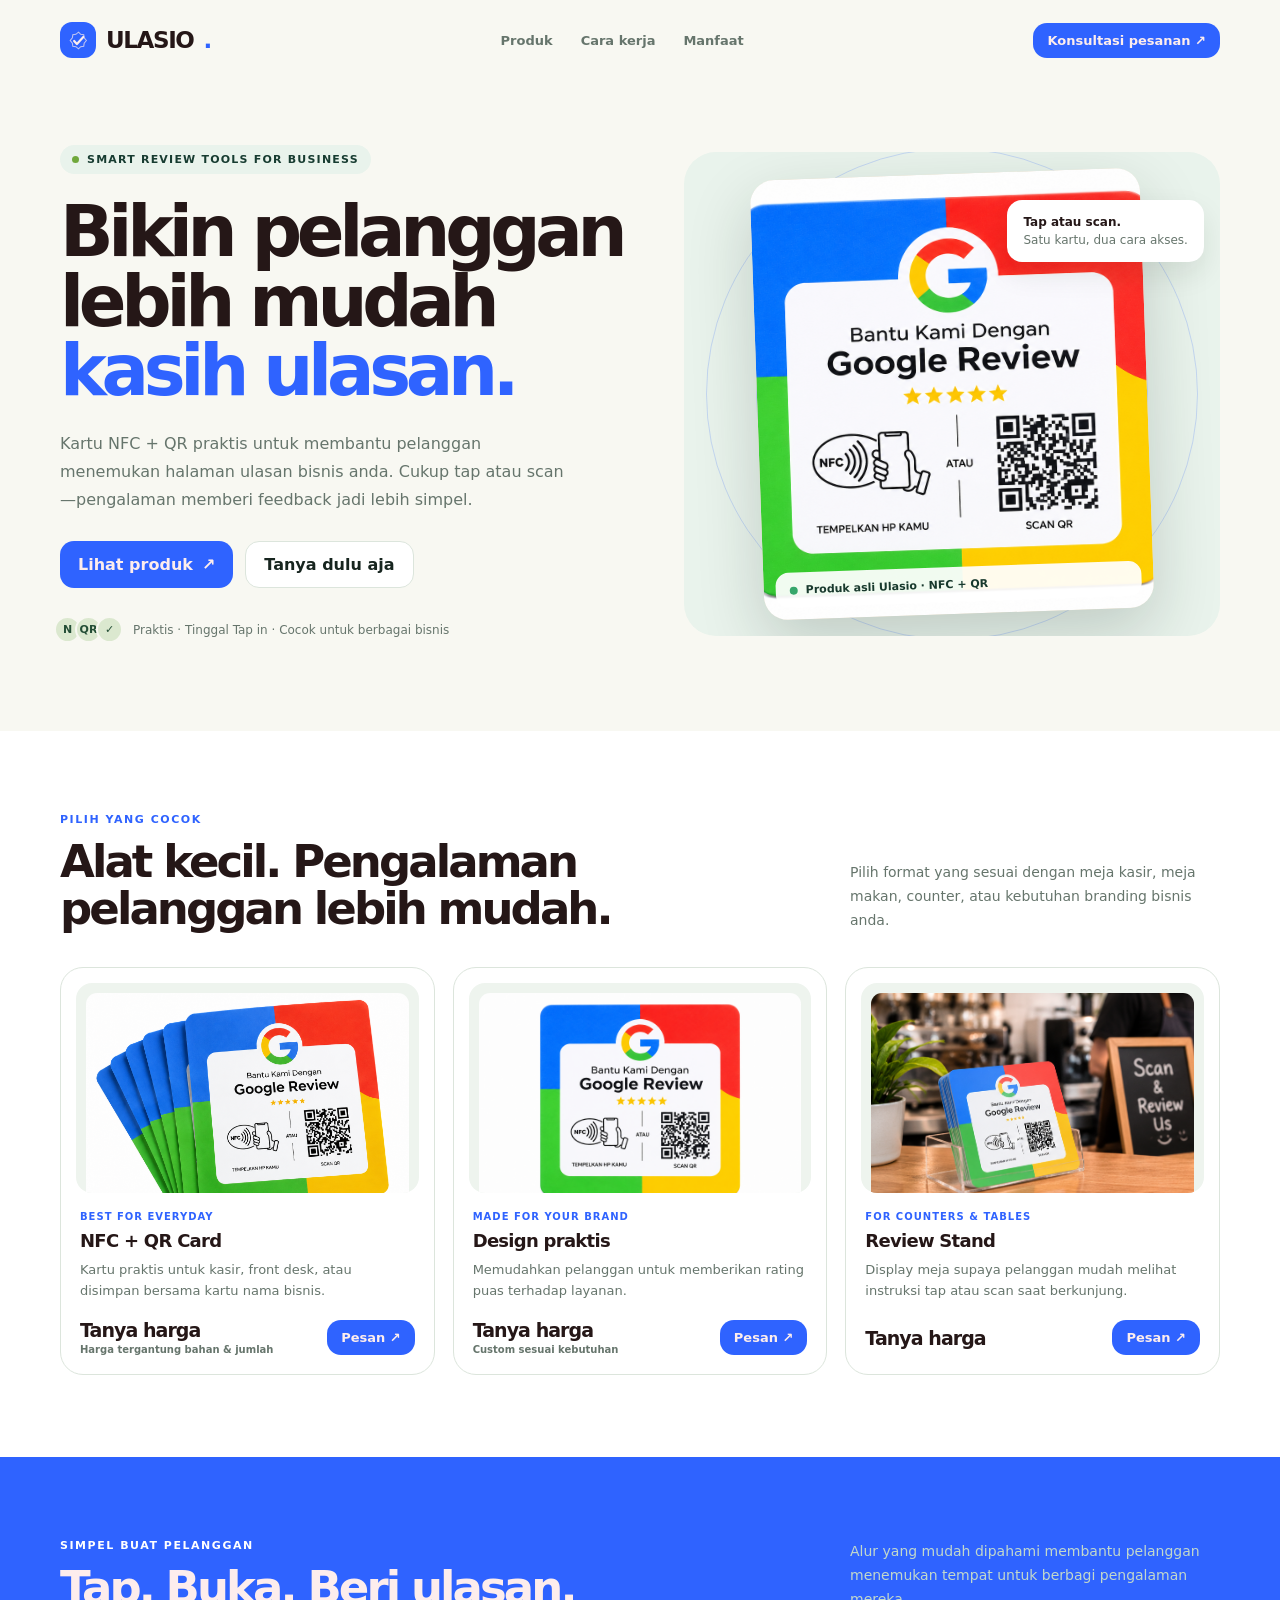
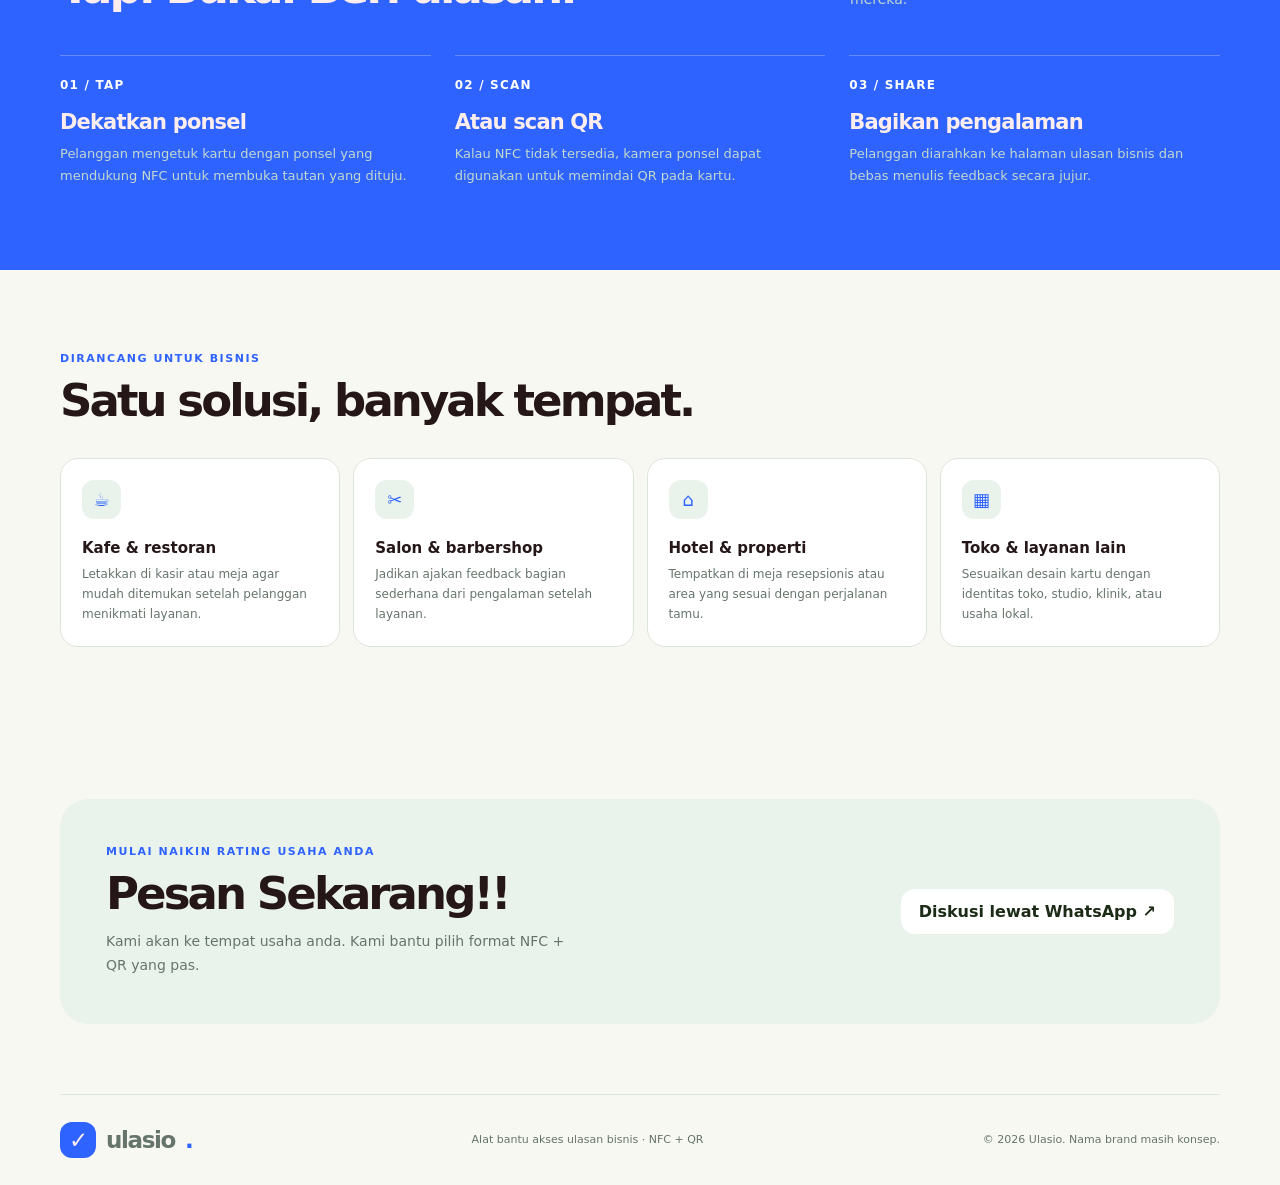
<file: index.html>
<!doctype html>
<html lang="id">
<head>
<meta charset="utf-8">
<meta name="viewport" content="width=device-width, initial-scale=1">
<meta name="description" content="Google Review Card NFC + QR untuk membantu pelanggan membuka halaman ulasan bisnis dengan mudah.">
<title>Ulasio — Ulasan dimulai dari satu tap</title>

  <link rel="stylesheet" href="style.css">
</head>
<body>
<div id="app" data-sites-preview-theme="custom">
  <header class="wrap nav">
    <a class="brand" href="#home" aria-label="Ulasio beranda"><span class="brand-mark"><svg viewBox="0 0 24 24" fill="none" aria-hidden="true"><path d="M7 12.5 10.2 16 17.5 8" stroke="currentColor" stroke-width="2.5" stroke-linecap="round" stroke-linejoin="round"/><path d="M12 2.5 14.5 5l3.5.5.5 3.5 2.5 3-2.5 3-.5 3.5-3.5.5-2.5 2.5-3-2.5-3.5-.5L5 15l-2.5-3L5 9l.5-3.5L9 5 12 2.5Z" stroke="currentColor" stroke-width="1.2" opacity=".7"/></svg></span>ULASIO<span style="color:var(--site-primary)">.</span></a>
    <nav class="nav-links"><a href="#produk">Produk</a><a href="#cara-kerja">Cara kerja</a><a href="#manfaat">Manfaat</a></nav>
    <button class="btn small" data-order="Paket Custom">Konsultasi pesanan ↗</button>
  </header>
  <main id="home">
    <section class="wrap hero">
      <div class="hero-copy">
        <div class="eyebrow"><span class="pulse"></span> Smart review tools for business</div>
        <h1>Bikin pelanggan lebih mudah <span class="highlight">kasih ulasan.</span></h1>
        <p class="lead">Kartu NFC + QR praktis untuk membantu pelanggan menemukan halaman ulasan bisnis anda. Cukup tap atau scan—pengalaman memberi feedback jadi lebih simpel.</p>
        <div class="hero-actions"><a class="btn" href="#produk">Lihat produk <span>↗</span></a><button class="btn light" data-order="Konsultasi produk">Tanya dulu aja</button></div>
        <div class="trustline"><div class="trust-icons"><span>N</span><span>QR</span><span>✓</span></div><span>Praktis · Tinggal Tap in · Cocok untuk berbagai bisnis</span></div>
      </div>
      <div class="visual photo-visual" aria-label="Foto asli Google Review Card NFC dan QR">
        <figure class="hero-product-photo">
          <img src="images/produk_2.png" alt="Google Review Card NFC dan QR dipegang tangan, dengan desain warna Google" fetchpriority="high">
          <figcaption><span class="photo-dot"></span> Produk asli Ulasio · NFC + QR</figcaption>
        </figure>
        <div class="photo-note"><strong>Tap atau scan.</strong><br><span>Satu kartu, dua cara akses.</span></div>
      </div>
    </section>
    <section class="section" id="produk" style="background:var(--surface)">
      <div class="wrap">
        <div class="section-head"><div><div class="kicker">Pilih yang cocok</div><h2>Alat kecil. Pengalaman<br>pelanggan lebih mudah.</h2></div><p>Pilih format yang sesuai dengan meja kasir, meja makan, counter, atau kebutuhan branding bisnis anda.</p></div>
        <div class="products">
          <article class="product"><div class="product-art real-product-art"><img src="images/produk_1.png" alt="Foto produk Google Review Card NFC dan QR dipegang tangan" loading="lazy"></div><div class="product-info"><div class="product-tag">Best for everyday</div><h3>NFC + QR Card</h3><p>Kartu praktis untuk kasir, front desk, atau disimpan bersama kartu nama bisnis.</p><div class="product-foot"><div class="price">Tanya harga<small>Harga tergantung bahan & jumlah</small></div><button class="btn small" data-order="NFC + QR Card">Pesan ↗</button></div></div></article>
          <article class="product"><div class="product-art real-product-art"><img src="images/produk_2.png" alt="Foto Google Review Card tampak dari atas" loading="lazy"></div><div class="product-info"><div class="product-tag">Made for your brand</div><h3>Design praktis</h3><p>Memudahkan pelanggan untuk memberikan rating puas terhadap layanan.</p><div class="product-foot"><div class="price">Tanya harga<small>Custom sesuai kebutuhan</small></div><button class="btn small" data-order="Custom Logo Card">Pesan ↗</button></div></div></article>
          <article class="product"><div class="product-art real-product-art"><img src="images/produk_3.png" alt="Foto Review Stand NFC + QR" loading="lazy"></div><div class="product-info"><div class="product-tag">For counters & tables</div><h3>Review Stand</h3><p>Display meja supaya pelanggan mudah melihat instruksi tap atau scan saat berkunjung.</p><div class="product-foot"><div class="price">Tanya harga</div><button class="btn small" data-order="Review Stand NFC + QR">Pesan ↗</button></div></div></article>
        </div>
      </div>
    </section>
    <section class="section how" id="cara-kerja">
      <div class="wrap"><div class="section-head"><div><div class="kicker">Simpel buat pelanggan</div><h2>Tap. Buka. Beri ulasan.</h2></div><p>Alur yang mudah dipahami membantu pelanggan menemukan tempat untuk berbagi pengalaman mereka.</p></div>
        <div class="steps"><div class="step"><div class="step-no">01 / TAP</div><h3>Dekatkan ponsel</h3><p>Pelanggan mengetuk kartu dengan ponsel yang mendukung NFC untuk membuka tautan yang dituju.</p></div><div class="step"><div class="step-no">02 / SCAN</div><h3>Atau scan QR</h3><p>Kalau NFC tidak tersedia, kamera ponsel dapat digunakan untuk memindai QR pada kartu.</p></div><div class="step"><div class="step-no">03 / SHARE</div><h3>Bagikan pengalaman</h3><p>Pelanggan diarahkan ke halaman ulasan bisnis dan bebas menulis feedback secara jujur.</p></div></div>
      </div>
    </section>
    <section class="section" id="manfaat"><div class="wrap"><div class="kicker">Dirancang untuk bisnis</div><h2>Satu solusi, banyak tempat.</h2><div class="benefit-grid"><div class="benefit"><div class="benefit-icon">☕︎</div><h3>Kafe & restoran</h3><p>Letakkan di kasir atau meja agar mudah ditemukan setelah pelanggan menikmati layanan.</p></div><div class="benefit"><div class="benefit-icon">✂</div><h3>Salon & barbershop</h3><p>Jadikan ajakan feedback bagian sederhana dari pengalaman setelah layanan.</p></div><div class="benefit"><div class="benefit-icon">⌂</div><h3>Hotel & properti</h3><p>Tempatkan di meja resepsionis atau area yang sesuai dengan perjalanan tamu.</p></div><div class="benefit"><div class="benefit-icon">▦</div><h3>Toko & layanan lain</h3><p>Sesuaikan desain kartu dengan identitas toko, studio, klinik, atau usaha lokal.</p></div></div></div></section>
    <section class="cta"><div class="wrap"><div class="cta-panel"><div><div class="kicker">Mulai Naikin Rating Usaha Anda</div><h2>Pesan Sekarang!!</h2><p>Kami akan ke tempat usaha anda. Kami bantu pilih format NFC + QR yang pas.</p></div><button class="btn lime" data-order="Tanya tanya dulu">Diskusi lewat WhatsApp ↗</button></div></div></section>
  </main>
  <footer class="wrap"><a class="brand" href="#home"><span class="brand-mark">✓</span>ulasio<span style="color:var(--site-primary)">.</span></a><span>Alat bantu akses ulasan bisnis · NFC + QR</span><span>© <span id="year"></span> Ulasio. Nama brand masih konsep.</span></footer>
</div>
<div class="modal-backdrop" id="order-modal" role="dialog" aria-modal="true" aria-labelledby="modal-title">
  <div class="modal"><div class="modal-head"><h3 id="modal-title">Yuk, mulai ngobrol.</h3><button class="close" id="close-modal" aria-label="Tutup">×</button></div><p>Masukkan nomor WhatsApp bisnis anda dan nama usaha. Tombol berikutnya akan membuka WhatsApp dengan pesan pesanan yang sudah disiapkan.</p>
    <form id="order-form"><div class="field"><label for="wa-number">Nomor WhatsApp bisnis (kode negara, tanpa +)</label><input id="wa-number" inputmode="numeric" placeholder="Contoh: 6281234567890" required pattern="[0-9]{9,15}"></div><div class="field"><label for="business-name">Nama bisnis</label><input id="business-name" placeholder="Contoh: Kopi Sudut" required maxlength="80"></div><div class="field"><label for="selected-product">Produk yang diminati</label><input id="selected-product" value="NFC + QR Card" readonly></div><button class="btn" style="width:100%" type="submit">Lanjut ke WhatsApp ↗</button></form>
  </div>
</div>



  <script src="script.js"></script>
</body>
</html>
</file>
<file: style.css>
:root {
  color-scheme: light dark;
  --site-primary: #2f63ff;
  --site-on-primary: #fdeded;
  --site-secondary: #e9f3ec;
  --site-on-secondary: #173c31;
  --site-background: #f8f8f2;
  --site-on-background: #251717;
  --site-font-body: Inter, ui-sans-serif, system-ui, -apple-system, BlinkMacSystemFont, "Segoe UI", sans-serif;
  --site-font-heading: Inter, ui-sans-serif, system-ui, -apple-system, BlinkMacSystemFont, "Segoe UI", sans-serif;
  --site-heading-scale: 1;
  --site-spacing-scale: 1;
  --site-radius-scale: 1;
  --site-decoration-opacity: 1;
  --surface: light-dark(#ffffff, #171c19);
  --surface-soft: light-dark(#eef4ee, #202a24);
  --text: light-dark(#17251f, #edf5ef);
  --muted: light-dark(#66756c, #a9b7ad);
  --line: light-dark(#dce5dc, #354139);
  --accent: #ffffff;
}
* { box-sizing: border-box; }
html { scroll-behavior: smooth; }
body { margin: 0; background: var(--site-background); color: var(--text); font-family: var(--site-font-body); }
button, input { font: inherit; }
a { color: inherit; text-decoration: none; }
#app { min-height: 100vh; width: 100%; background-color: var(--site-background); color: var(--site-on-background); border-radius: 0; overflow: hidden; }
.wrap { width: min(1160px, calc(100% - 44px)); margin: 0 auto; }
.nav { display:flex; align-items:center; justify-content:space-between; gap:20px; padding:22px 0; }
.brand { display:flex; align-items:center; gap:10px; font-weight:850; letter-spacing:-.06em; font-size:23px; }
.brand-mark { width:36px; height:36px; display:grid; place-items:center; border-radius:12px; color:var(--site-on-primary); background:var(--site-primary); }
.brand-mark svg { width:21px; height:21px; }
.nav-links { display:flex; align-items:center; gap:28px; font-size:13px; color:var(--muted); font-weight:650; }
.nav-links a:hover { color:var(--text); }
.btn { border:0; display:inline-flex; align-items:center; justify-content:center; gap:9px; padding:13px 18px; border-radius:calc(14px * var(--site-radius-scale)); background:var(--site-primary); color:var(--site-on-primary); font-weight:750; cursor:pointer; transition:transform .18s ease, opacity .18s ease; }
.btn:hover { transform:translateY(-2px); opacity:.93; }
.btn.light { background:var(--surface); color:var(--text); border:1px solid var(--line); }
.btn.lime { background:var(--accent); color:#1b2b16; }
.btn.small { padding:10px 14px; font-size:13px; }
.hero { display:grid; grid-template-columns:1.03fr .97fr; align-items:center; gap:55px; padding:65px 0 88px; }
.eyebrow { display:inline-flex; align-items:center; gap:8px; padding:8px 12px; border-radius:999px; background:var(--site-secondary); color:var(--site-on-secondary); font-size:11px; text-transform:uppercase; letter-spacing:.11em; font-weight:850; }
.pulse { width:7px; height:7px; border-radius:50%; background:#70a83c; }
h1,h2,h3,p { margin-top:0; }
h1 { font-family:var(--site-font-heading); font-size:calc(clamp(44px, 5.5vw, 72px) * var(--site-heading-scale)); line-height:.99; letter-spacing:-.075em; margin:24px 0 23px; max-width:640px; }
.highlight { color:var(--site-primary); }
.lead { color:var(--muted); line-height:1.75; font-size:16px; max-width:510px; }
.hero-actions { display:flex; flex-wrap:wrap; gap:12px; margin:27px 0 28px; }
.trustline { display:flex; flex-wrap:wrap; align-items:center; gap:10px; font-size:12px; color:var(--muted); }
.trust-icons { display:flex; }
.trust-icons span { display:grid; place-items:center; width:27px; height:27px; border:2px solid var(--site-background); margin-left:-6px; border-radius:50%; background:#dbe8cf; color:#244e36; font-size:11px; font-weight:800; }
.visual { position:relative; min-height:455px; display:grid; place-items:center; border-radius:32px; background:var(--site-secondary); overflow:hidden; }
.visual:before,.visual:after { content:""; position:absolute; border:1px solid color-mix(in srgb, var(--site-primary) 20%, transparent); border-radius:50%; opacity:var(--site-decoration-opacity); }
.visual:before { width:390px; height:390px; }
.visual:after { width:490px; height:490px; }
.product-stage { position:relative; z-index:1; width:min(340px, 80%); aspect-ratio: .78; transform:rotate(-5deg); border-radius:25px; padding:24px; background:linear-gradient(145deg,#1e332b,#0c1712); color:#f7fff5; box-shadow:0 28px 65px #10271b38; display:flex; flex-direction:column; justify-content:space-between; }
.card-top { display:flex; align-items:center; justify-content:space-between; font-size:11px; letter-spacing:.1em; text-transform:uppercase; color:#c2d4c5; }
.nfc-icon { border:1px solid #708879; border-radius:50%; width:36px; height:36px; display:grid; place-items:center; }
.card-center { text-align:center; }
.google-g { font-size:39px; font-weight:850; letter-spacing:-.1em; color:#fff; }
.card-center h3 { font-size:26px; letter-spacing:-.05em; margin:12px 0 7px; }
.card-center p { font-size:12px; color:#b9c9bc; margin:0; }
.card-bottom { display:flex; justify-content:space-between; align-items:end; gap:12px; font-size:10px; color:#d1dfd3; }
.qr-mini { width:56px; height:56px; background:#fff; padding:5px; border-radius:5px; }
.float-chip { position:absolute; z-index:2; display:flex; align-items:center; gap:10px; padding:13px 16px; border:1px solid var(--line); background:var(--surface); border-radius:16px; box-shadow:0 12px 28px #12261a12; font-size:12px; font-weight:750; }
.float-chip span:first-child { width:34px; height:34px; border-radius:11px; display:grid; place-items:center; background:var(--site-secondary); color:var(--site-primary); font-size:18px; }
.chip-one { left:5%; bottom:13%; }
.chip-two { right:4%; top:14%; }
.section { padding:82px 0; }
.section-head { display:flex; justify-content:space-between; align-items:end; gap:25px; margin-bottom:34px; }
.kicker { font-size:11px; letter-spacing:.14em; text-transform:uppercase; font-weight:850; color:var(--site-primary); margin-bottom:12px; }
h2 { font-size:calc(clamp(30px,4vw,45px) * var(--site-heading-scale)); letter-spacing:-.065em; line-height:1.05; margin-bottom:0; }
.section-head p { color:var(--muted); line-height:1.7; max-width:370px; margin:0; font-size:14px; }
.products { display:grid; grid-template-columns:repeat(3,1fr); gap:18px; }
.product { background:var(--surface); border:1px solid var(--line); border-radius:calc(23px * var(--site-radius-scale)); padding:15px; display:flex; flex-direction:column; min-width:0; }
.product-art { height:210px; display:grid; place-items:center; border-radius:16px; background:var(--surface-soft); overflow:hidden; position:relative; }
.product-art .mini-card { width:142px; height:175px; padding:14px; border-radius:14px; background:#18392c; color:white; box-shadow:0 15px 30px #13271d2b; display:flex; flex-direction:column; justify-content:space-between; transform:rotate(-7deg); }
.mini-card.light-card { background:#fff; color:#173d2f; border:1px solid #dbe6dc; }
.mini-card.stand-card { width:160px; height:155px; transform:rotate(3deg); border-radius:12px 12px 19px 19px; }
.mini-logo { font-size:9px; letter-spacing:.1em; font-weight:850; }
.mini-review { font-size:18px; font-weight:850; letter-spacing:-.06em; line-height:1.05; }
.mini-stars { color:#d7ee6b; letter-spacing:2px; font-size:12px; }
.product-info { padding:18px 4px 4px; display:flex; flex-direction:column; flex:1; }
.product-tag { color:var(--site-primary); text-transform:uppercase; font-size:10px; letter-spacing:.1em; font-weight:850; }
.product h3 { font-size:18px; letter-spacing:-.04em; margin:8px 0; }
.product p { font-size:13px; line-height:1.65; color:var(--muted); margin-bottom:18px; }
.product-foot { display:flex; align-items:center; justify-content:space-between; gap:8px; margin-top:auto; }
.price { font-size:19px; font-weight:850; letter-spacing:-.05em; }
.price small { display:block; font-size:10px; font-weight:550; letter-spacing:0; color:var(--muted); margin-top:3px; }
.how { background:var(--site-primary); color:var(--site-on-primary); }
.how .kicker { color:var(--accent); }
.how .section-head p { color:#c2d8cb; }
.steps { display:grid; grid-template-columns:repeat(3,1fr); gap:24px; margin-top:43px; }
.step { border-top:1px solid #ffffff42; padding-top:22px; }
.step-no { color:var(--accent); font-size:12px; font-weight:850; letter-spacing:.1em; }
.step h3 { font-size:21px; letter-spacing:-.04em; margin:18px 0 9px; }
.step p { font-size:13px; color:#c2d8cb; line-height:1.75; margin:0; }
.benefit-grid { display:grid; grid-template-columns:repeat(4,1fr); gap:13px; margin-top:34px; }
.benefit { padding:21px; border:1px solid var(--line); border-radius:18px; background:var(--surface); }
.benefit-icon { width:39px; height:39px; display:grid; place-items:center; border-radius:12px; background:var(--site-secondary); color:var(--site-primary); font-size:18px; margin-bottom:20px; }
.benefit h3 { font-size:15px; margin-bottom:8px; }
.benefit p { color:var(--muted); font-size:12px; line-height:1.65; margin:0; }
.cta { padding:70px 0; }
.cta-panel { background:var(--site-secondary); border-radius:28px; padding:46px; display:flex; justify-content:space-between; align-items:center; gap:28px; }
.cta-panel p { color:var(--muted); line-height:1.7; max-width:470px; margin:13px 0 0; font-size:14px; }
footer { padding:27px 0; border-top:1px solid var(--line); display:flex; align-items:center; justify-content:space-between; gap:18px; color:var(--muted); font-size:11px; }
.modal-backdrop { position:fixed; inset:0; z-index:10; display:none; align-items:center; justify-content:center; padding:20px; background:#06140dc9; }
.modal-backdrop.open { display:flex; }
.modal { width:min(440px,100%); background:var(--surface); color:var(--text); padding:26px; border-radius:22px; box-shadow:0 30px 90px #0004; }
.modal-head { display:flex; justify-content:space-between; align-items:center; gap:12px; }
.modal h3 { font-size:23px; letter-spacing:-.05em; margin:0; }
.close { border:1px solid var(--line); background:transparent; color:var(--text); width:35px; height:35px; border-radius:50%; cursor:pointer; font-size:20px; }
.modal p { color:var(--muted); font-size:13px; line-height:1.6; margin:12px 0 20px; }
.field { display:block; margin:13px 0; }
.field label { display:block; font-size:12px; font-weight:750; margin-bottom:7px; }
.field input { width:100%; padding:12px 13px; border:1px solid var(--line); border-radius:11px; background:var(--site-background); color:var(--text); outline:none; }
.field input:focus { border-color:var(--site-primary); }
.form-note { font-size:11px !important; margin:13px 0 0 !important; }
@media (max-width:850px) {
  .nav-links { display:none; }
  .hero { grid-template-columns:1fr; gap:35px; padding:45px 0 60px; }
  .hero-copy { max-width:680px; }
  .visual { min-height:410px; }
  .products { grid-template-columns:repeat(2,1fr); }
  .products .product:last-child { grid-column:span 2; }
  .products .product:last-child .product-art { height:190px; }
  .benefit-grid { grid-template-columns:repeat(2,1fr); }
  .section-head { align-items:start; flex-direction:column; }
}
@media (max-width:560px) {
  .wrap { width:calc(100% - 32px); }
  .nav { padding:16px 0; }
  .nav .btn { padding:10px 12px; font-size:12px; }
  .brand { font-size:21px; }
  .hero { padding:36px 0 48px; }
  h1 { font-size:calc(48px * var(--site-heading-scale)); }
  .lead { font-size:14px; }
  .visual { min-height:350px; border-radius:24px; }
  .product-stage { width:230px; padding:17px; }
  .card-center h3 { font-size:22px; }
  .float-chip { padding:9px 10px; font-size:10px; }
  .float-chip span:first-child { width:28px; height:28px; }
  .chip-one { left:3%; bottom:8%; }
  .chip-two { right:2%; top:9%; }
  .section { padding:58px 0; }
  .products { grid-template-columns:1fr; }
  .products .product:last-child { grid-column:auto; }
  .product-art { height:220px; }
  .steps { grid-template-columns:1fr; gap:25px; }
  .step { padding-top:18px; }
  .benefit-grid { grid-template-columns:1fr 1fr; gap:9px; }
  .benefit { padding:15px; }
  .cta { padding:48px 0; }
  .cta-panel { padding:27px 22px; flex-direction:column; align-items:flex-start; }
  footer { align-items:flex-start; flex-direction:column; }
}

/* Foto produk asli */
.photo-visual { padding:22px; display:flex; align-items:center; justify-content:center; }
.hero-product-photo { position:relative; z-index:1; margin:0; width:min(390px,88%); height:440px; border-radius:24px; overflow:hidden; background:#e8e1cf; box-shadow:0 24px 65px #10271b30; transform:rotate(-2deg); }
.hero-product-photo img { width:100%; height:100%; object-fit:cover; display:block; }
.hero-product-photo figcaption { position:absolute; left:12px; right:12px; bottom:12px; padding:11px 14px; border-radius:13px; background:#ffffffed; color:#18392d; font-size:11px; font-weight:750; display:flex; align-items:center; gap:8px; }
.photo-dot { width:8px; height:8px; border-radius:50%; background:#36a66b; }
.photo-note { position:absolute; z-index:2; right:3%; top:10%; padding:13px 16px; border-radius:15px; background:var(--surface); box-shadow:0 12px 28px #12261a18; font-size:12px; line-height:1.5; }
.photo-note span { color:var(--muted); }
.real-product-art { padding:10px; }
.real-product-art img { display:block; width:100%; height:100%; object-fit:contain; border-radius:11px; }
@media(max-width:560px) { .photo-visual { min-height:370px; padding:15px; } .hero-product-photo { width:78%; height:340px; } .photo-note { right:1%; top:7%; font-size:10px; padding:10px 12px; } }
</file>
